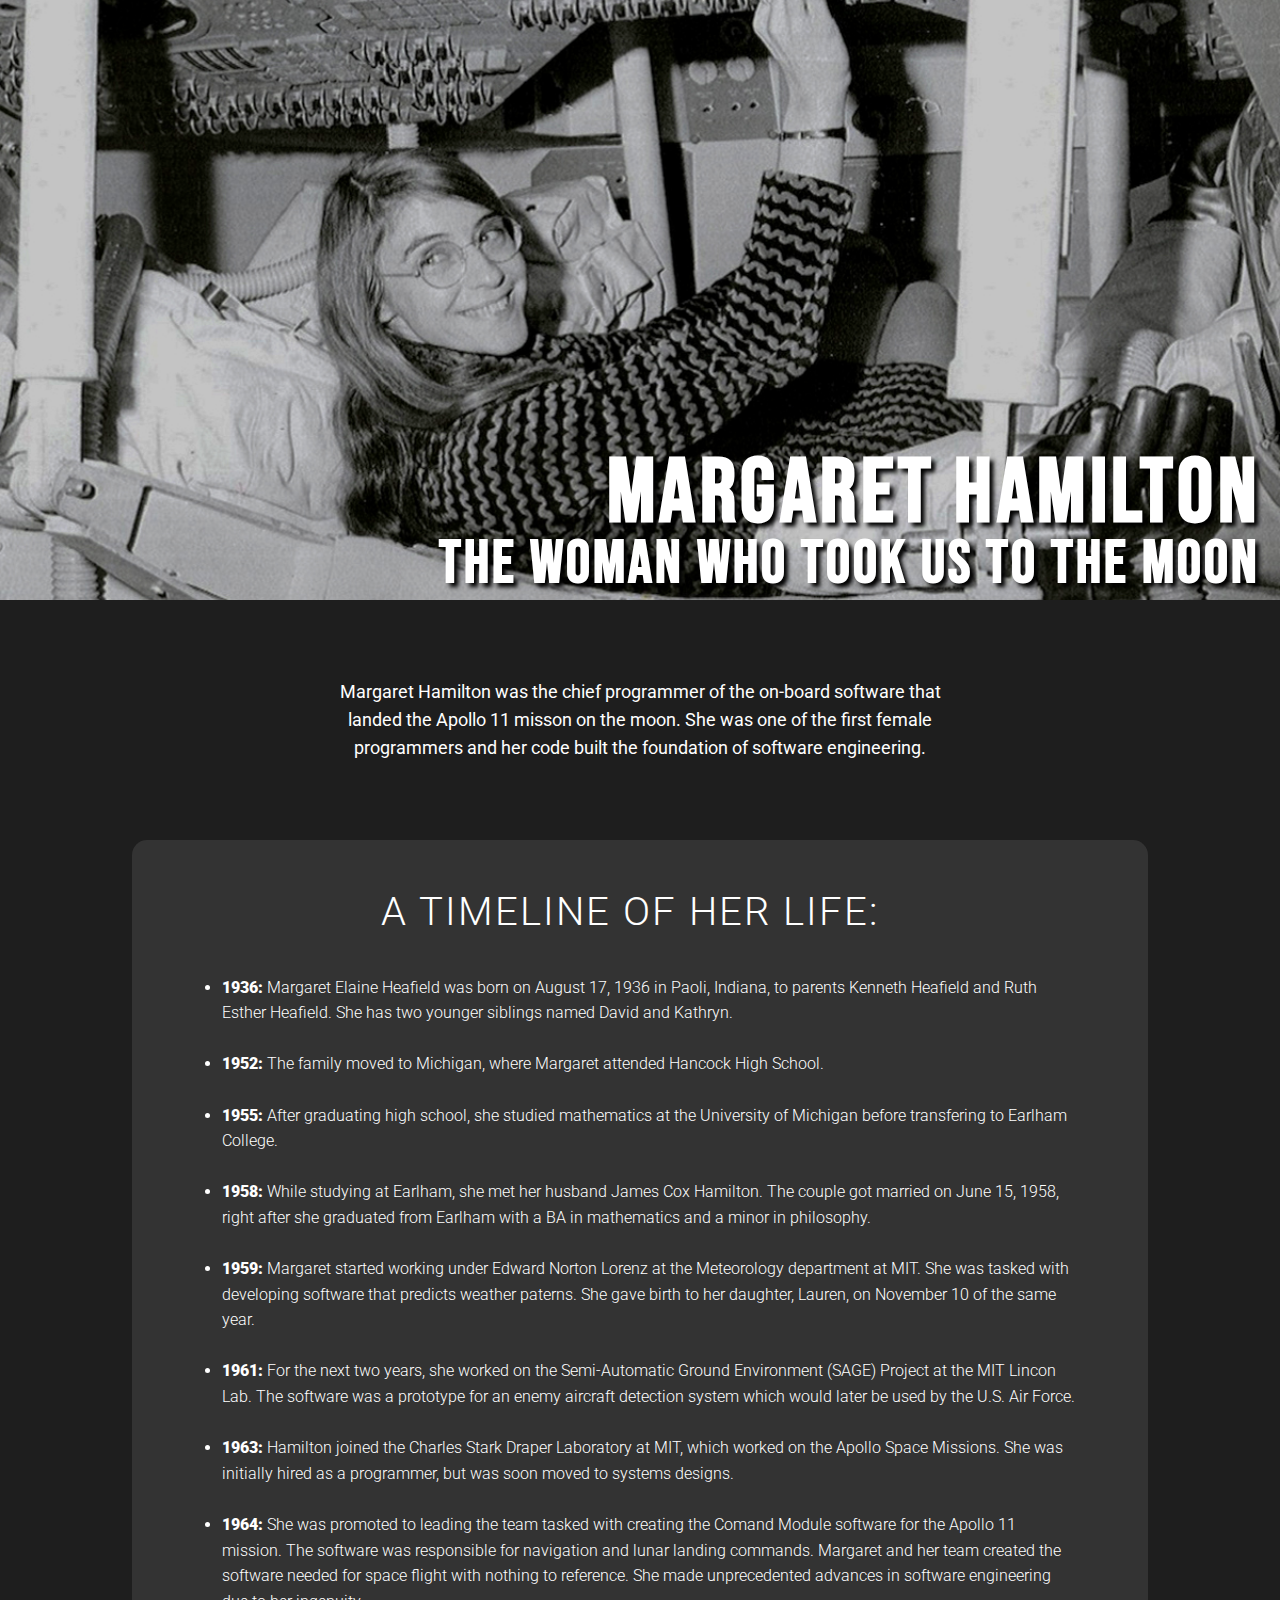
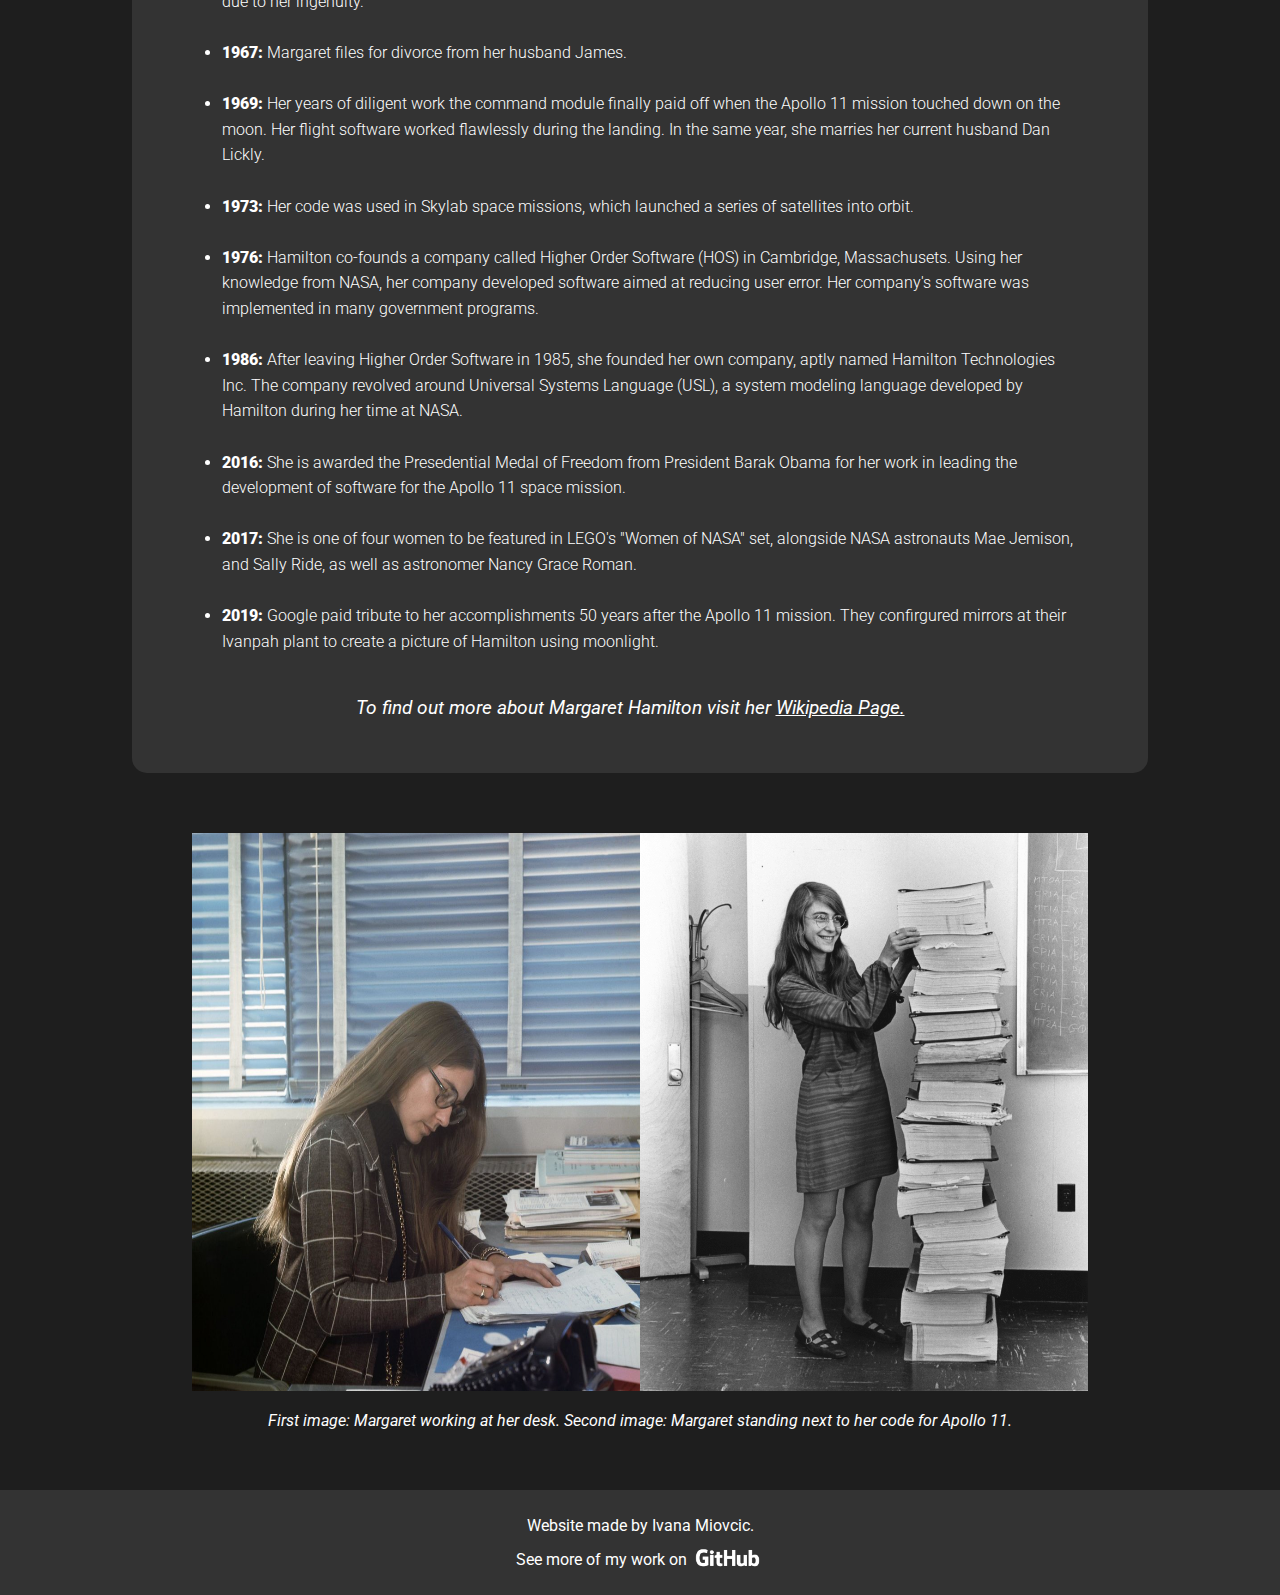
<file: index.html>
<!DOCTYPE html>
  <html>
    <head>
      <title> Margaret Hamilton </title>
      <link href="tribute.css" rel="stylesheet" type="text/css">
      <link rel="preconnect" href="https://fonts.googleapis.com">
      <link rel="preconnect" href="https://fonts.gstatic.com" crossorigin>
      <link href="https://fonts.googleapis.com/css2?family=Bebas+Neue&family=Roboto:ital,wght@0,300;0,400;0,900;1,300&display=swap" rel="stylesheet">
      <meta name="viewport" content="width=device-width, initial-scale=1" />
    </head>
    <body id="main">
      <header>
        <div class="header-img">
            <h1> Margaret Hamilton</h1>
            <h2> The Woman Who Took Us to the Moon </h2>
        </div>
      </header>
      <main>
        <div class="foreword">
          <p> Margaret Hamilton was the chief programmer of the on-board software
              that landed the Apollo 11 misson on the moon. She was one of the first
              female programmers and her code built the foundation of
              software engineering.
          </p>
        </div>
          <div class="list" id="tribute-info">
            <h3> A Timeline of Her Life: </h3>
              <ul>
                <li><strong> 1936: </strong> Margaret Elaine Heafield was born on August 17,
                  1936 in Paoli, Indiana, to parents Kenneth Heafield and
                  Ruth Esther Heafield. She has two younger siblings named David
                  and Kathryn.  </li>
                  <br>
                <li><strong> 1952: </strong> The family moved to Michigan, where Margaret attended
                  Hancock High School. </li>
                  <br>
                <li><strong>1955:</strong> After graduating high school, she studied mathematics at the University of Michigan
                  before transfering to Earlham College. </li>
                  <br>
                <li><strong> 1958: </strong>While studying at Earlham, she met her husband James
                  Cox Hamilton. The couple got married on June 15, 1958, right after
                  she graduated from Earlham with a BA in mathematics and a minor
                  in philosophy. </li>
                  <br>
                <li><strong> 1959:</strong> Margaret started working under Edward Norton Lorenz at
                  the Meteorology department at MIT. She was tasked with developing
                  software that predicts weather paterns. She gave birth to her
                  daughter, Lauren, on November 10 of the same year. </li>
                  <br>
                <li><strong> 1961:</strong> For the next two years, she worked on the
                  Semi-Automatic Ground Environment (SAGE) Project at the MIT Lincon Lab.
                  The software was a prototype for an enemy aircraft detection
                  system which would later be used by the U.S. Air Force. </li>
                  <br>
                <li><strong> 1963:</strong> Hamilton joined the Charles Stark Draper Laboratory at
                  MIT, which worked on the Apollo Space Missions. She was initially
                  hired as a programmer, but was soon moved to systems designs.</li>
                  <br>
                <li><strong> 1964: </strong>She was promoted to leading the team tasked with
                  creating the Comand Module software for the Apollo 11 mission.
                  The software was responsible for navigation and lunar landing
                  commands. Margaret and her team created the software needed for
                  space flight with nothing to reference. She made unprecedented
                  advances in software engineering due to her ingenuity. </li>
                  <br>
                <li><strong> 1967: </strong>Margaret files for divorce from her husband James. </li>
                <br>
                <li><strong> 1969: </strong>Her years of diligent work the command module finally
                  paid off when the Apollo 11 mission touched down on the moon.
                  Her flight software worked flawlessly during the landing. In
                  the same year, she marries her current husband Dan Lickly.</li>
                  <br>
                <li><strong> 1973: </strong>Her code was used in Skylab space missions, which
                  launched a series of satellites into orbit. </li>
                  <br>
                <li><strong> 1976: </strong>Hamilton co-founds a company called Higher Order Software
                  (HOS) in Cambridge, Massachusets. Using her knowledge from NASA,
                  her company developed software aimed at reducing user error. Her
                  company's software was implemented in many government programs. </li>
                  <br>
                <li><strong> 1986: </strong>After leaving Higher Order Software in 1985, she founded
                  her own company, aptly named Hamilton Technologies Inc. The company
                  revolved around Universal Systems Language (USL), a system modeling
                  language developed by Hamilton during her time at NASA. </li>
                  <br>
                <li><strong> 2016: </strong>She is awarded the Presedential Medal of Freedom from
                  President Barak Obama for her work in leading the development of
                  software for the Apollo 11 space mission. </li>
                  <br>
                <li><strong> 2017:</strong> She is one of four women to be featured in LEGO's "Women of NASA"
                  set, alongside NASA astronauts Mae Jemison, and Sally Ride, as well
                  as astronomer Nancy Grace Roman.</li>
                  <br>
                <li><strong> 2019:</strong> Google paid tribute to her accomplishments 50 years after
                  the Apollo 11 mission. They confirgured mirrors at their Ivanpah plant
                  to create a picture of Hamilton using moonlight. </li>
              </ul>
              <br>
              <p> To find out more about Margaret Hamilton visit her <a id="tribute-link"
                href="https://en.wikipedia.org/wiki/Margaret_Hamilton_(software_engineer)" target="_blank">
                Wikipedia Page.</a> </p>
          </div>
      </main>
        <div id="img-div">
          <div class="gallery">
            <img id="image" src="images/margaret-hamilton.jpeg" alt="Margaret Hamilton working">
            <img id="image" src="images/Margaret_Hamilton.gif" alt="Magaret with her code">
          </div>
          <div class="caption">
            <p> <em id="img-caption"> First image: Margaret working at her desk. Second image: Margaret
              standing next to her code for Apollo 11.</em> </p>
          </div>
        </div>
      <footer>
        <p> Website made by Ivana Miovcic.
        <br>
        See more of my work on <a href="https://github.com/IvanaMiovcic">
        <img src="images/GitHub_Logo_White.png"></a> </p>
      </footer>
    </body>
  </html>
</file>
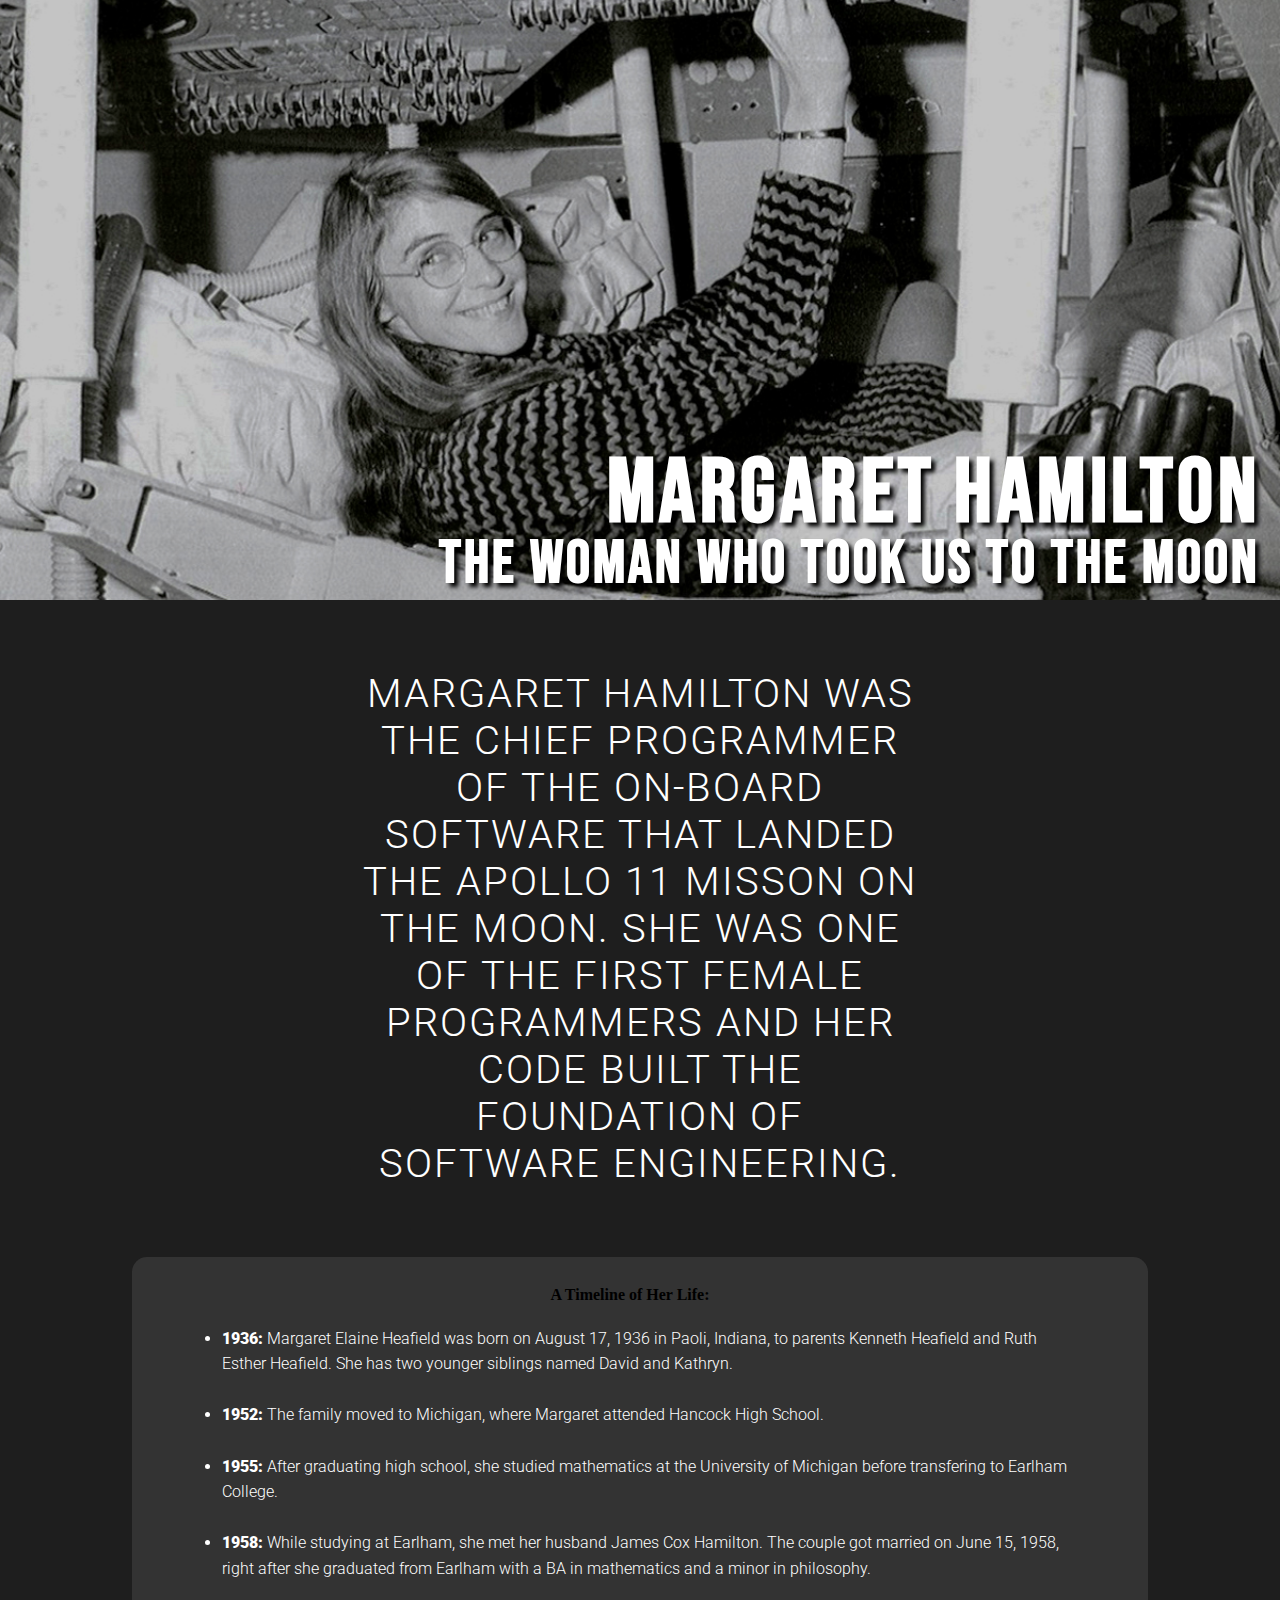
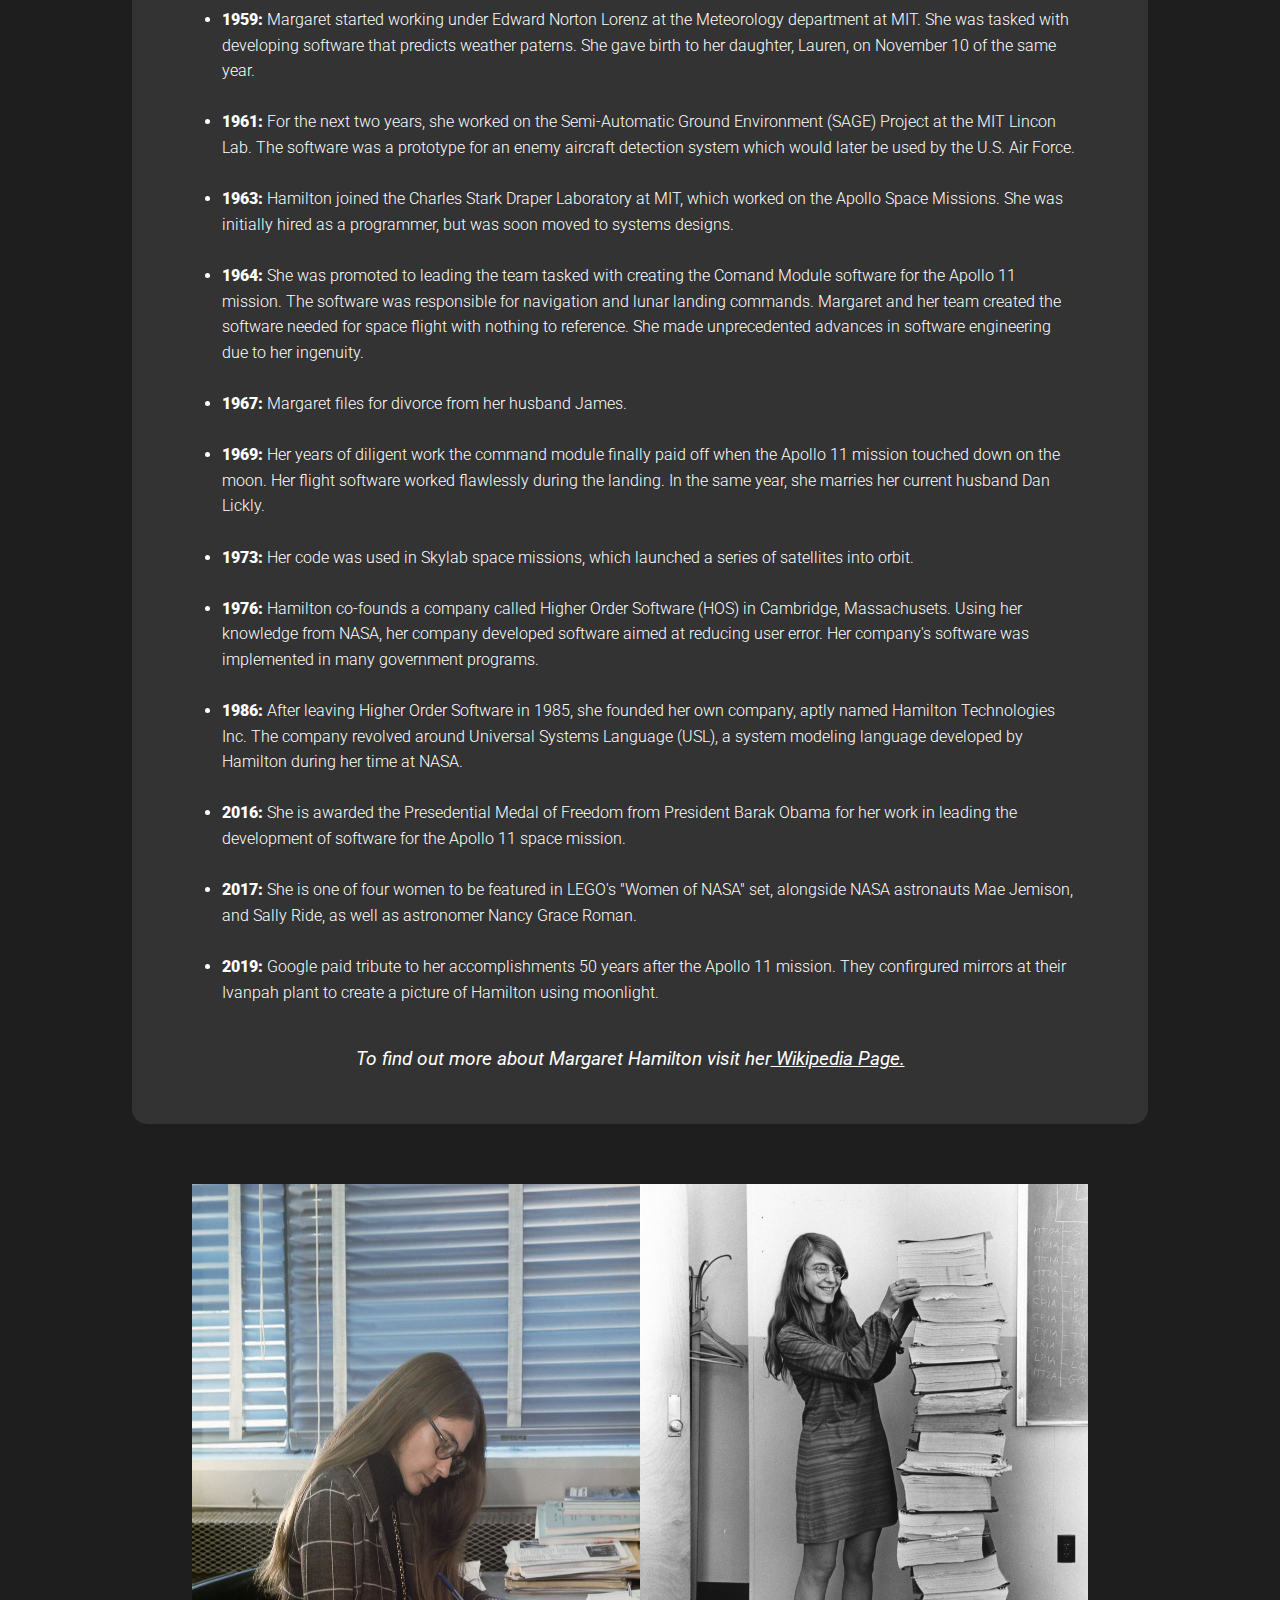
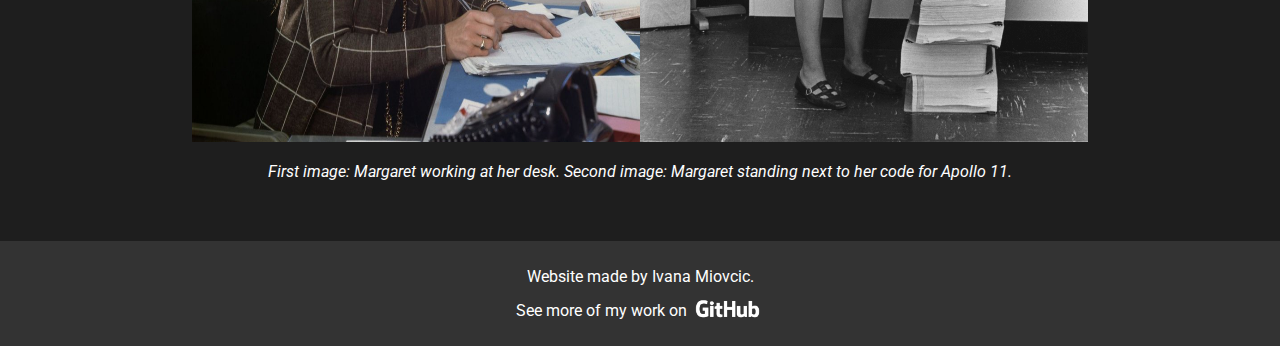
<file: tribute.html>
<!DOCTYPE html>
  <html>
    <head>
      <title> Margaret Hamilton </title>
      <link href="tribute.css" rel="stylesheet" type="text/css">
      <link rel="preconnect" href="https://fonts.gstatic.com">
      <link href="https://fonts.googleapis.com/css2?family=Bebas+Neue&display=swap"
      rel="stylesheet">
      <link rel="preconnect" href="https://fonts.gstatic.com">
      <link href="https://fonts.googleapis.com/css2?family=Roboto:ital,wght@0,300;0,400;0,900;1,300&display=swap"
      rel="stylesheet">
      <meta content="width=device-width, initial-scale=1" name="viewport" />
    </head>
    <body>
      <header>
        <div class="header-img">
          <div class="title">
            <h1> Margaret Hamilton</h1>
          </div>
          <div class="subtitle">
            <h2> The Woman Who Took Us to the Moon </h2>
          </div>
        </div>
      </header>
      <main>
        <div class="foreword">
          <h3> Margaret Hamilton was the chief programmer of the on-board software
              that landed the Apollo 11 misson on the moon. She was one of the first
              female programmers and her code built the foundation of
              software engineering.
          </h3>
        </div>
          <div class="list">
            <h4> A Timeline of Her Life: </h4>
              <ul>
                <li><strong> 1936: </strong> Margaret Elaine Heafield was born on August 17,
                  1936 in Paoli, Indiana, to parents Kenneth Heafield and
                  Ruth Esther Heafield. She has two younger siblings named David
                  and Kathryn.  </li>
                  <br>
                <li><strong> 1952: </strong> The family moved to Michigan, where Margaret attended
                  Hancock High School. </li>
                  <br>
                <li><strong>1955:</strong> After graduating high school, she studied mathematics at the University of Michigan
                  before transfering to Earlham College. </li>
                  <br>
                <li><strong> 1958: </strong>While studying at Earlham, she met her husband James
                  Cox Hamilton. The couple got married on June 15, 1958, right after
                  she graduated from Earlham with a BA in mathematics and a minor
                  in philosophy. </li>
                  <br>
                <li><strong> 1959:</strong> Margaret started working under Edward Norton Lorenz at
                  the Meteorology department at MIT. She was tasked with developing
                  software that predicts weather paterns. She gave birth to her
                  daughter, Lauren, on November 10 of the same year. </li>
                  <br>
                <li><strong> 1961:</strong> For the next two years, she worked on the
                  Semi-Automatic Ground Environment (SAGE) Project at the MIT Lincon Lab.
                  The software was a prototype for an enemy aircraft detection
                  system which would later be used by the U.S. Air Force. </li>
                  <br>
                <li><strong> 1963:</strong> Hamilton joined the Charles Stark Draper Laboratory at
                  MIT, which worked on the Apollo Space Missions. She was initially
                  hired as a programmer, but was soon moved to systems designs.</li>
                  <br>
                <li><strong> 1964: </strong>She was promoted to leading the team tasked with
                  creating the Comand Module software for the Apollo 11 mission.
                  The software was responsible for navigation and lunar landing
                  commands. Margaret and her team created the software needed for
                  space flight with nothing to reference. She made unprecedented
                  advances in software engineering due to her ingenuity. </li>
                  <br>
                <li><strong> 1967: </strong>Margaret files for divorce from her husband James. </li>
                <br>
                <li><strong> 1969: </strong>Her years of diligent work the command module finally
                  paid off when the Apollo 11 mission touched down on the moon.
                  Her flight software worked flawlessly during the landing. In
                  the same year, she marries her current husband Dan Lickly.</li>
                  <br>
                <li><strong> 1973: </strong>Her code was used in Skylab space missions, which
                  launched a series of satellites into orbit. </li>
                  <br>
                <li><strong> 1976: </strong>Hamilton co-founds a company called Higher Order Software
                  (HOS) in Cambridge, Massachusets. Using her knowledge from NASA,
                  her company developed software aimed at reducing user error. Her
                  company's software was implemented in many government programs. </li>
                  <br>
                <li><strong> 1986: </strong>After leaving Higher Order Software in 1985, she founded
                  her own company, aptly named Hamilton Technologies Inc. The company
                  revolved around Universal Systems Language (USL), a system modeling
                  language developed by Hamilton during her time at NASA. </li>
                  <br>
                <li><strong> 2016: </strong>She is awarded the Presedential Medal of Freedom from
                  President Barak Obama for her work in leading the development of
                  software for the Apollo 11 space mission. </li>
                  <br>
                <li><strong> 2017:</strong> She is one of four women to be featured in LEGO's "Women of NASA"
                  set, alongside NASA astronauts Mae Jemison, and Sally Ride, as well
                  as astronomer Nancy Grace Roman.</li>
                  <br>
                <li><strong> 2019:</strong> Google paid tribute to her accomplishments 50 years after
                  the Apollo 11 mission. They confirgured mirrors at their Ivanpah plant
                  to create a picture of Hamilton using moonlight. </li>
              </ul>
              <br>
              <p> To find out more about Margaret Hamilton visit her<a
                href="https://en.wikipedia.org/wiki/Margaret_Hamilton_(software_engineer)" target="_blank">
                Wikipedia Page.</a> </p>
          </div>
      </main>
        <div class="gallery">
          <img src="margaret-hamilton.jpeg" alt="Margaret Hamilton working">
          <img src="Margaret_Hamilton.gif" alt="Magaret with her code">
        </div>
        <div class="caption">
          <p> <em> First image: Margaret working at her desk. Second image: Margaret
              standing next to her code for Apollo 11.</em> </p>
        </div>
      <footer>
        <p> Website made by Ivana Miovcic.
        <br>
        See more of my work on <a href="https://github.com/IvanaMiovcic">
        <img src="GitHub_Logo_White.png"></a> </p>
      </footer>
    </body>
  </html>
</file>
<file: tribute.css>
body {
  background-color: #1e1e1e;
  margin: 0;
  padding: 0;
  text-align: center;
}

.header-img {
  width: 100%;
  height: 600px;
  background-image: url('images/header.jpg');
  background-size: cover;
  background-position: center;
  display: flex;
  flex-direction: column;
  align-items: flex-end;
  justify-content: flex-end;
}

h1 {
  color: white;
  font-family: "Bebas Neue", sans-serif;
  font-size: 90px;
  letter-spacing: 0.05em;
  margin: 0 20px -20px 0;
  padding: 0;
  text-shadow: 4px 4px 4px #000000;
}

h2 {
  color: white;
  font-family: "Bebas Neue", sans-serif;
  font-size: 60px;
  letter-spacing: 0.05em;
  margin: 0 20px 0 0;
  padding: 0;
  text-shadow: 4px 4px 4px #000000;
}

.foreword {
  width: 50%;
  display: block;
  margin: auto;
  padding: 30px 0px;
}

.foreword p {
  color: white;
  font-family: 'Roboto', sans-serif;
  font-weight: 400;
  padding: 30px 0px;
  line-height: 1.5em;
  font-size: 1.15em;
}

h3 {
  color: white;
  font-family: 'Roboto', sans-serif;
  font-weight: 300;
  text-transform: uppercase;
  font-size: 40px;
  letter-spacing: 0.05em;
  margin: 40px;

}

.list {
  background-color: #333;
  border-radius: 15px;
  width: min(70%, 900px);
  height: auto;
  display: block;
  margin: 0px auto;
  padding: 8px 70px 30px 50px;
}

ul {
  text-align: left;
  font-family: 'Roboto', sans-serif;
  color: white;
  font-weight: 300;
  margin-bottom: 0;
  line-height: 1.6em;
}

strong {
  font-weight: 900;
}

.gallery {
  width: min(70%, 1000px);
  height: auto;
  overflow: hidden;
  display: flex;
  margin: 60px auto 20px auto;
}

.gallery img {
  width: 50%;
  height: auto;
  display: inline;
}

.caption {
  width: 80%;
  margin: 0 auto 40px auto;
}

p {
  color: white;
  font-family: 'Roboto', sans-serif;
}

.list p {
  font-style: italic;
  margin: 24px 0;
  font-size: 1.2em;
  font-weight: 400;
}

footer {
  margin-top: 60px;
  padding: 10px;
  background-color: #333;
}

footer img {
  width: auto;
  height: 30px;
  position: relative;
  top: 8px;
}

a {
  color: white;
}

/* Formating for tablet */
@media screen and (max-width: 1030px) {

  .header-img {
    height: 410px;
  }

  h1 {
    font-size: 80px;
  }

  h2 {
    font-size: 50px;
  }

}

@media screen and (max-width: 894px){

  h1 {
    font-size: 70px;
    margin-bottom: -6px;
  }

  h2 {
    font-size: 44px;
  }

  .header-img {
    height: 450px;
  }

  .foreword {
    width: 60%;
  }

  .foreword p {
    margin: 0;
  }

  h3 {
    font-size: 32px;
  }

  ul, footer p {
    font-size: 16px;
  }

  .list p {
    font-size: 18px;
  }

  .caption p {
    font-size: 14px;
  }
}

@media screen and (max-width: 625px) {

  h1 {
    font-size: 50px;
  }

  h2 {
    font-size: 34px;
  }

  .header-img {
    height: 280px;
  }

  .foreword p {
    font-size: 16px;
  }

  .list {
    width: 90%;
    padding: 3px 20px 18px 40px;
    border-radius: 0;
  }

  .list p {
    margin-top: 0px;
    padding-top: 0px;
    font-size: 16px;
  }

  ul, footer p {
    font-size: 14px;
  }

  .gallery {
    margin: 40px auto 0 auto;
    width: 90%;
  }

  .caption p {
    font-size: 12px;
  }

  .caption {
    margin-bottom: 20px;
  }

  footer {
    margin-top: 20px;
  }

  footer img {
    width: 50px;
    height: auto;
    top: 5px;
  }
}

/* formatting for mobile */

@media screen and (max-width: 479px) {

  h1 {
    font-size: 42px;
    margin-right: 10px;
  }

  h2 {
    font-size: 22px;
    margin-right: 10px;
  }

  .header-img {
    height: 300px;
  }

  .foreword  {
    width: 80%;
  }

  .list {
    width: 100%;
    border-radius: 0;
    padding: 20px 0;
    margin: 0;
  }

  ul {
    padding: 10px 40px;
  }

  .list p {
    font-size: 16px;
  }

  ul, footer p {
    font-size: 14px;
  }

  .gallery {
    margin: 30px auto 0 auto;
    width: 75%;
    display: flex;
    flex-direction: column;
  }

  .gallery img {
    width: 100%;
  }

  .caption p {
    font-size: 12px;
  }

  footer {
    margin-top: 40px;
    padding: 6px;
  }

  footer img {
  height: 20px;
    top: 5px;
  }
}

@media screen and (max-width: 321px)  {

  h1 {
    font-size: 38px;
    margin-right: 6px;
  }

  h2 {
    margin-right: 6px;
  }

  .header-img {
    height: 300px;
  }

  .foreword  {
    padding: 20px 0;
    width: 75%;
  }


  .list p {
    margin-top: 0px;
    padding-top: 0px;
  }

  ul, .list p, footer p {
    font-size: 14px;
  }

  .gallery {
    margin: 30px auto 0 auto;
    width: 75%;
    display: flex;
    flex-direction: column;
  }

  .gallery img {
    width: 100%;
  }

  .caption p {
    font-size: 12px;
  }

  .caption {
    margin-bottom: 20px;
  }
}

/*formating for mobile landscape */

@media screen and (orientation: landscape) and (max-width: 737px) {

  .header-img {
    height: 400px;
  }

  .gallery {
    margin: 30px auto 0 auto;
    width: 75%;
    display: flex;
    flex-direction: column;
  }

  .gallery img {
    width: 100%;
  }

  .foreword p {
    font-size: 16px;
  }

  .list p {
    font-size: 16px;
  }

  ul, footer p {
    font-size: 10px !important;
  }

  .caption {
    width: 50%;
  }

}

@media screen and (orientation: landscape) and (max-width: 570px) {

  .header-img {
    height: 320px;
  }

  .foreword {
    width: 75%;
    padding: 20px 0;
  }

  ul {
    padding-right: 16px;
  }

  footer {
    margin-top: 40px;
    padding: 6px;
  }
}


/*Formating for larger screens */

@media screen and (min-width: 1500px) and (max-width: 1999px){

  .header-img {
    height: 750px;
  }

  h1 {
    font-size: 110px;
    margin-bottom: -30px;
  }

  h2 {
    font-size: 75px;
  }

  .foreword {
    width: 40%;
  }

  ul, footer p {
    font-size: 1em;
  }

  .caption p {
    font-size: 1em;
  }
}

@media screen and (min-width: 2000px) {

  h1 {
    font-size: 250px;
  }

  h2 {
    font-size: 160px;
  }

  .header-img {
    height: 1300px;
  }

  .foreword p {
    font-size: 2em;
  }

  .foreword {
    width: 35%;
  }

  h3 {
    font-size: 70px;
    padding: 40px;
  }

  .list {
    width: 1600px;
    padding: 40px 120px 80px 80px;
  }

  footer p {
    font-size: 1.6em;
  }

  ul {
    font-size: 1.4em;
    padding-bottom: 40px;
  }

  .list p {
    font-size: 2em
  }

  .caption p {
    font-size: 1.4em;
  }

  footer img {
    height: 40px;
  }

  footer  {
    margin-top: 120px;
  }

  .gallery {
    width: 1500px;
    padding-top: 60px;
  }
}
</file>
